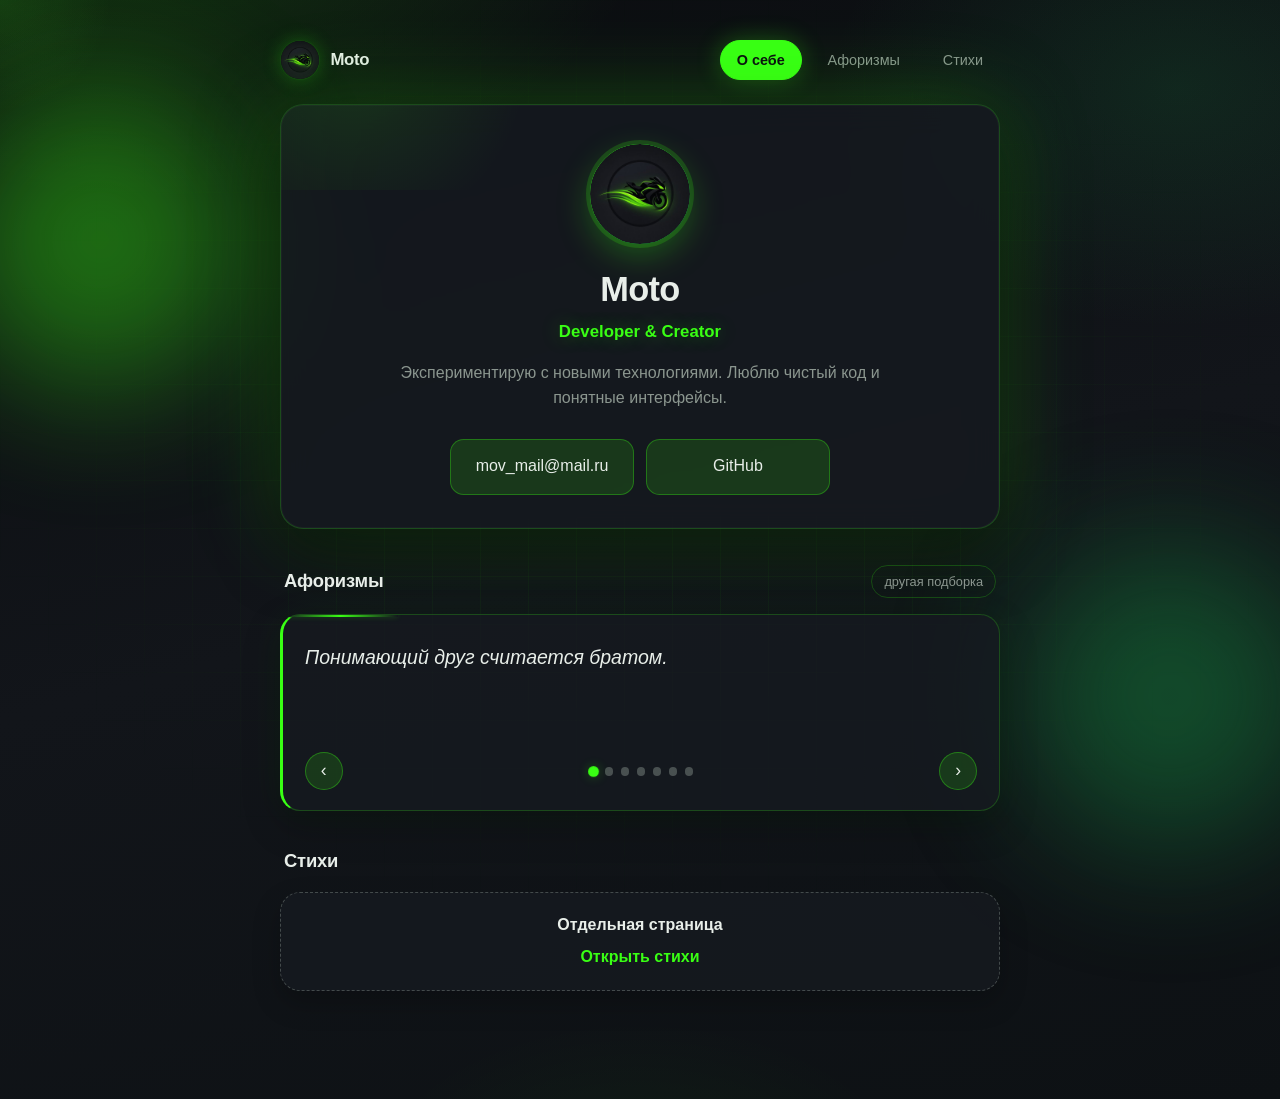
<file: index.html>
<!DOCTYPE html>
<html lang="ru">
<head>
  <meta charset="UTF-8">
  <meta name="viewport" content="width=device-width, initial-scale=1.0">
  <title>Moto · motomov.ru</title>
  <meta name="description" content="Личная площадка Moto: разработчик и создатель. Афоризмы и стихи.">
  <meta name="theme-color" content="#0a0c0f">
  <link rel="icon" href="favicon.png" type="image/png">
  <link rel="apple-touch-icon" href="apple-touch-icon.png">
  <meta property="og:title" content="Moto">
  <meta property="og:description" content="Developer & Creator. Чистый код, короткие мысли, стихи.">
  <meta property="og:type" content="website">
  <meta property="og:url" content="https://www.motomov.ru/">
  <link rel="canonical" href="https://www.motomov.ru/">
  <link rel="stylesheet" href="styles.css">
</head>
<body>
  <div class="bg-grid" aria-hidden="true"></div>
  <div class="bg-orb a" aria-hidden="true"></div>
  <div class="bg-orb b" aria-hidden="true"></div>

  <div class="wrap">
    <header class="site-header">
      <a class="brand" href="index.html" aria-label="Moto — на главную">
        <img class="brand-logo" src="logo.jpg" width="40" height="40" alt="Moto">
        <span class="brand-name">Moto</span>
      </a>
      <nav class="nav" aria-label="Разделы">
        <a class="active" href="index.html" aria-current="page">О себе</a>
        <a href="index.html#aphorisms">Афоризмы</a>
        <a href="poems.html">Стихи</a>
      </nav>
    </header>

    <header class="hero" id="about">
      <div class="avatar"><img src="logo.jpg" width="100" height="100" alt="Логотип Moto"></div>
      <h1>Moto</h1>
      <p class="role">Developer &amp; Creator</p>
      <p class="bio">Экспериментирую с новыми технологиями. Люблю чистый код и понятные интерфейсы.</p>
      <div class="contacts">
        <a href="mailto: mov_mail@mail.ru">mov_mail@mail.ru</a>
        <a href="https://github.com/jagorun" target="_blank" rel="noopener noreferrer">GitHub</a>
      </div>
    </header>

    <section id="aphorisms" aria-labelledby="aphorisms-title">
      <div class="section-head">
        <h2 id="aphorisms-title">Афоризмы</h2>
        <button type="button" class="ghost-btn" data-reshuffle title="Другая случайная подборка">другая подборка</button>
      </div>

      <div class="carousel" data-carousel aria-live="polite">
        <div class="progress" data-carousel-progress aria-hidden="true"></div>
        <div class="spark-layer" data-spark aria-hidden="true"></div>
        <div class="carousel-track" data-carousel-track>
          <div class="carousel-item is-active" data-carousel-item>
            <blockquote><p>Загрузка…</p></blockquote>
          </div>
        </div>
        <div class="carousel-controls">
          <button type="button" class="carousel-btn" data-carousel-prev aria-label="Предыдущий">‹</button>
          <div class="dots" data-carousel-dots></div>
          <button type="button" class="carousel-btn" data-carousel-next aria-label="Следующий">›</button>
        </div>
      </div>
    </section>

    <section id="poems-preview" aria-labelledby="poems-preview-title">
      <div class="section-head">
        <h2 id="poems-preview-title">Стихи</h2>
      </div>
      <div class="teaser">
        <strong>Отдельная страница</strong>
        <a href="poems.html">Открыть стихи</a>
      </div>
    </section>

    <footer class="site">
      
    </footer>
  </div>

  <script src="app.js" defer></script>
</body>
</html>
</file>
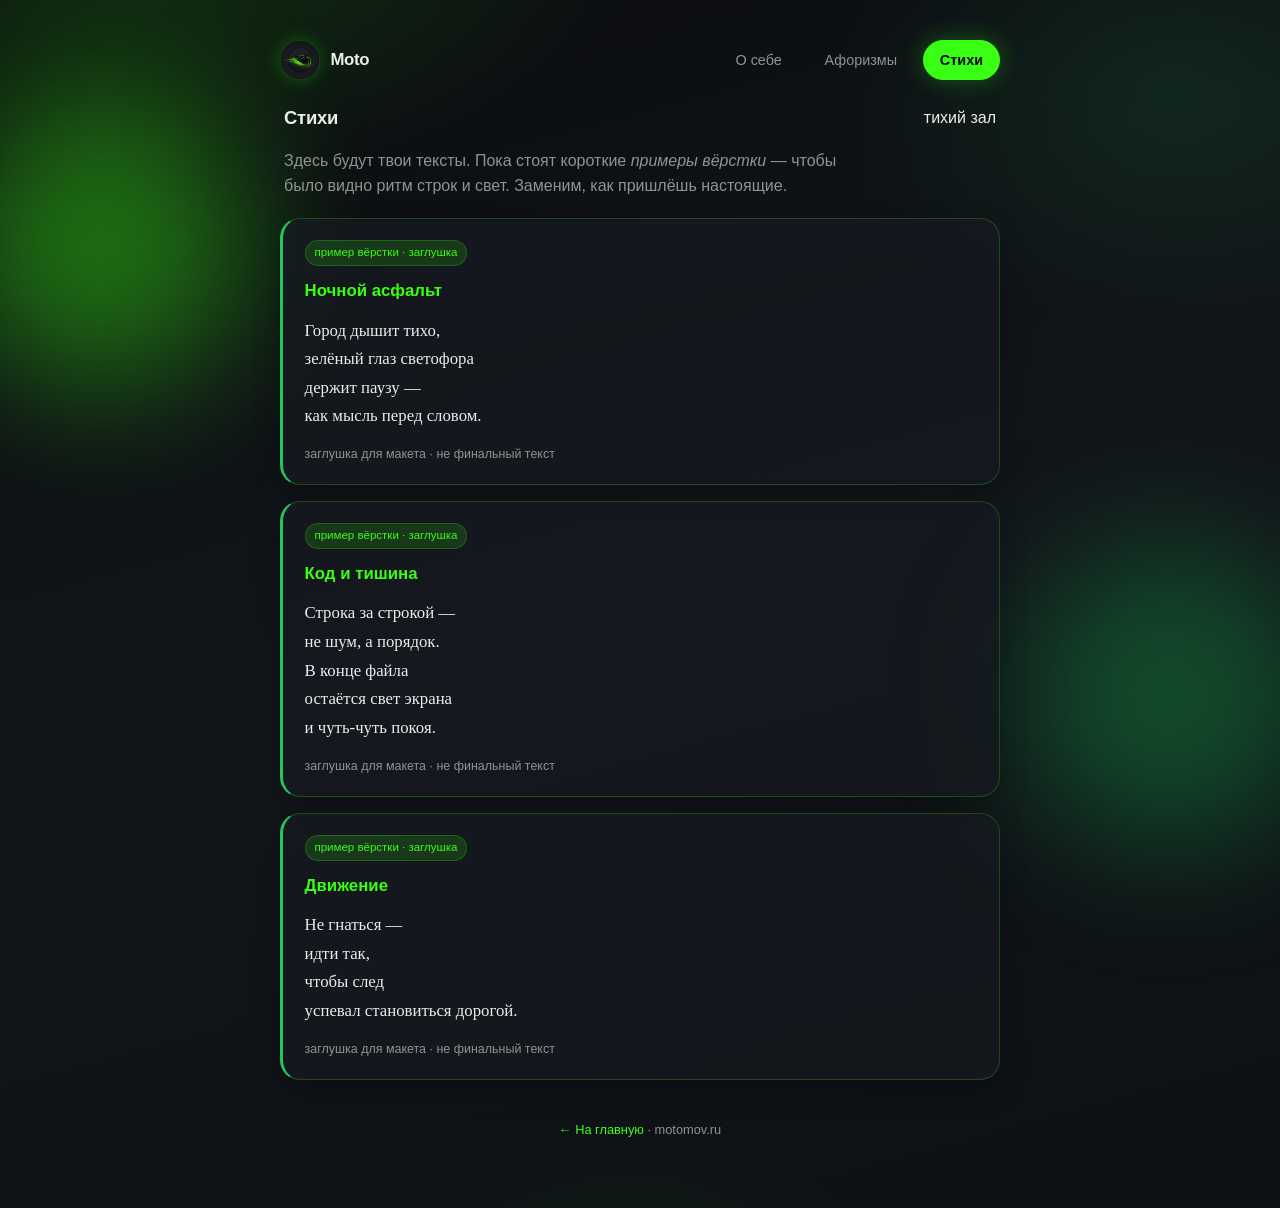
<file: poems.html>
<!DOCTYPE html>
<html lang="ru">
<head>
  <meta charset="UTF-8">
  <meta name="viewport" content="width=device-width, initial-scale=1.0">
  <title>Стихи — Moto · Roy</title>
  <meta name="description" content="Стихи на motomov.ru — тихий раздел личной площадки Roy.">
  <meta name="theme-color" content="#0a0c0f">
  <link rel="icon" href="favicon.png" type="image/png">
  <link rel="apple-touch-icon" href="apple-touch-icon.png">
  <link rel="canonical" href="https://www.motomov.ru/poems.html">
  <link rel="stylesheet" href="styles.css">
</head>
<body>
  <div class="bg-orb a" aria-hidden="true"></div>
  <div class="bg-orb b" aria-hidden="true"></div>

  <div class="wrap">
    <header class="site-header">
      <a class="brand" href="index.html" aria-label="Moto — на главную">
        <img class="brand-logo" src="logo.jpg" width="40" height="40" alt="Moto">
        <span class="brand-name">Moto</span>
      </a>
      <nav class="nav" aria-label="Разделы">
        <a href="index.html">О себе</a>
        <a href="index.html#aphorisms">Афоризмы</a>
        <a class="active" href="poems.html" aria-current="page">Стихи</a>
      </nav>
    </header>

    <div class="page-block">
      <div class="section-head">
        <h2>Стихи</h2>
        <span>тихий зал</span>
      </div>
      <p style="color:var(--muted);margin:0 0 1.25rem;padding:0 0.25rem;max-width:36rem">
        Здесь будут твои тексты. Пока стоят короткие <em>примеры вёрстки</em> — чтобы было видно ритм строк и свет. Заменим, как пришлёшь настоящие.
      </p>

      <div class="poems-grid">
        <article class="poem-card">
          <span class="badge">пример вёрстки · заглушка</span>
          <h3>Ночной асфальт</h3>
          <pre>Город дышит тихо,
зелёный глаз светофора
держит паузу —
как мысль перед словом.</pre>
          <p class="meta">заглушка для макета · не финальный текст</p>
        </article>

        <article class="poem-card">
          <span class="badge">пример вёрстки · заглушка</span>
          <h3>Код и тишина</h3>
          <pre>Строка за строкой —
не шум, а порядок.
В конце файла
остаётся свет экрана
и чуть-чуть покоя.</pre>
          <p class="meta">заглушка для макета · не финальный текст</p>
        </article>

        <article class="poem-card">
          <span class="badge">пример вёрстки · заглушка</span>
          <h3>Движение</h3>
          <pre>Не гнаться —
идти так,
чтобы след
успевал становиться дорогой.</pre>
          <p class="meta">заглушка для макета · не финальный текст</p>
        </article>
      </div>
    </div>

    <footer class="site">
      <p><a href="index.html">← На главную</a> · motomov.ru</p>
    </footer>
  </div>
</body>
</html>
</file>
<file: styles.css>
:root {
  --bg0: #0a0c0f;
  --bg1: #12151a;
  --card: rgba(22, 26, 32, 0.78);
  --accent: #39ff14;
  --accent-dim: #22c55e;
  --accent-soft: rgba(57, 255, 20, 0.14);
  --glow: rgba(57, 255, 20, 0.28);
  --text: #e8eee9;
  --muted: #8b968f;
  --line: rgba(57, 255, 20, 0.22);
  --radius: 1.25rem;
  --font: -apple-system, BlinkMacSystemFont, "Segoe UI", Roboto, "Helvetica Neue", Arial, sans-serif;
}

* { box-sizing: border-box; margin: 0; padding: 0; }
html { scroll-behavior: smooth; }

body {
  font-family: var(--font);
  color: var(--text);
  min-height: 100vh;
  background:
    radial-gradient(900px 520px at 12% -8%, rgba(57, 255, 20, 0.16), transparent 55%),
    radial-gradient(700px 480px at 92% 8%, rgba(34, 197, 94, 0.12), transparent 50%),
    radial-gradient(640px 420px at 50% 110%, rgba(57, 255, 20, 0.06), transparent 45%),
    linear-gradient(165deg, var(--bg0), var(--bg1) 50%, #0d1114);
  padding: 1.25rem;
  line-height: 1.55;
  overflow-x: hidden;
}

.bg-grid {
  position: fixed;
  inset: 0;
  z-index: 0;
  pointer-events: none;
  background-image:
    linear-gradient(rgba(57, 255, 20, 0.04) 1px, transparent 1px),
    linear-gradient(90deg, rgba(57, 255, 20, 0.04) 1px, transparent 1px);
  background-size: 48px 48px;
  mask-image: radial-gradient(ellipse at center, black 30%, transparent 75%);
  -webkit-mask-image: radial-gradient(ellipse at center, black 30%, transparent 75%);
  animation: gridDrift 30s linear infinite;
}
@keyframes gridDrift {
  from { background-position: 0 0, 0 0; }
  to { background-position: 48px 48px, 48px 48px; }
}

.bg-orb {
  position: fixed;
  width: 300px;
  height: 300px;
  border-radius: 50%;
  filter: blur(70px);
  opacity: 0.4;
  pointer-events: none;
  z-index: 0;
  animation: drift 16s ease-in-out infinite alternate;
}
.bg-orb.a { top: 10%; left: -50px; background: #39ff14; }
.bg-orb.b { bottom: 6%; right: -40px; background: #16a34a; animation-delay: -5s; }

@keyframes drift {
  from { transform: translate(0, 0) scale(1); }
  to { transform: translate(28px, -20px) scale(1.1); }
}

.cursor-glow {
  position: fixed;
  top: 0; left: 0;
  width: 240px; height: 240px;
  border-radius: 50%;
  pointer-events: none;
  z-index: 0;
  background: radial-gradient(circle, rgba(57, 255, 20, 0.12), transparent 65%);
  mix-blend-mode: screen;
}

.wrap {
  position: relative;
  z-index: 1;
  max-width: 720px;
  margin: 0 auto;
  padding: 1.25rem 0 3rem;
}

.nav {
  display: flex;
  justify-content: center;
  gap: 0.55rem;
  flex-wrap: wrap;
  margin-bottom: 0;
  opacity: 1;
  animation: none;
}
.nav a {
  color: var(--muted);
  text-decoration: none;
  font-size: 0.9rem;
  padding: 0.5rem 1rem;
  border-radius: 999px;
  border: 1px solid transparent;
  transition: color 0.2s, border-color 0.2s, background 0.2s, box-shadow 0.2s, transform 0.2s;
}
.nav a:hover,
.nav a:focus-visible {
  color: var(--text);
  border-color: var(--line);
  background: var(--accent-soft);
  outline: none;
  box-shadow: 0 0 18px rgba(57, 255, 20, 0.12);
  transform: translateY(-1px);
}
.nav a.active {
  color: #0a0c0f;
  background: var(--accent);
  border-color: var(--accent);
  font-weight: 600;
  box-shadow: 0 0 24px var(--glow);
}

.hero {
  background: var(--card);
  backdrop-filter: blur(16px);
  -webkit-backdrop-filter: blur(16px);
  border-radius: calc(var(--radius) + 0.2rem);
  padding: 2.4rem 2rem 2.1rem;
  text-align: center;
  border: 1px solid var(--line);
  box-shadow:
    0 24px 60px rgba(0, 0, 0, 0.5),
    0 0 0 1px rgba(255, 255, 255, 0.03) inset,
    0 0 90px var(--glow);
  opacity: 0;
  animation: rise 0.75s ease 0.12s forwards;
  position: relative;
  overflow: hidden;
}
.hero::before {
  content: "";
  position: absolute;
  inset: -40% auto auto -20%;
  width: 60%;
  height: 60%;
  background: radial-gradient(circle, rgba(57, 255, 20, 0.12), transparent 70%);
  animation: heroShine 8s ease-in-out infinite alternate;
  pointer-events: none;
}
@keyframes heroShine {
  from { transform: translate(0, 0); opacity: 0.5; }
  to { transform: translate(30%, 20%); opacity: 1; }
}

.avatar {
  width: 100px;
  height: 100px;
  border-radius: 50%;
  margin: 0 auto 1.2rem;
  display: grid;
  place-items: center;
  font-size: 2.6rem;
  font-weight: 700;
  color: #0a0c0f;
  background: linear-gradient(135deg, #39ff14, #16a34a);
  box-shadow: 0 0 0 4px rgba(57, 255, 20, 0.18), 0 12px 34px rgba(57, 255, 20, 0.28);
  animation: pulse 4.5s ease-in-out infinite;
  position: relative;
  z-index: 1;
}

@keyframes pulse {
  0%, 100% { box-shadow: 0 0 0 4px rgba(57, 255, 20, 0.18), 0 12px 34px rgba(57, 255, 20, 0.28); }
  50% { box-shadow: 0 0 0 8px rgba(57, 255, 20, 0.1), 0 16px 40px rgba(34, 197, 94, 0.38); }
}

h1 {
  font-size: clamp(1.75rem, 4vw, 2.15rem);
  letter-spacing: -0.02em;
  margin-bottom: 0.2rem;
  position: relative;
  z-index: 1;
}

.role {
  color: var(--accent);
  font-weight: 600;
  margin-bottom: 1rem;
  font-size: 1.05rem;
  text-shadow: 0 0 18px rgba(57, 255, 20, 0.35);
  position: relative;
  z-index: 1;
}

.bio {
  color: var(--muted);
  max-width: 34rem;
  margin: 0 auto 1.75rem;
  position: relative;
  z-index: 1;
}

.contacts {
  display: flex;
  flex-direction: column;
  gap: 0.75rem;
  max-width: 22rem;
  margin: 0 auto;
  position: relative;
  z-index: 1;
}
.contacts a {
  display: block;
  padding: 0.9rem 1.25rem;
  background: var(--accent-soft);
  border: 1px solid rgba(57, 255, 20, 0.32);
  border-radius: 0.85rem;
  color: var(--text);
  text-decoration: none;
  transition: transform 0.2s ease, background 0.2s, border-color 0.2s, box-shadow 0.2s;
}
.contacts a:hover {
  background: rgba(57, 255, 20, 0.2);
  border-color: rgba(57, 255, 20, 0.55);
  transform: translateY(-2px);
  box-shadow: 0 10px 28px rgba(0, 0, 0, 0.28), 0 0 20px rgba(57, 255, 20, 0.15);
}
.contacts a:focus-visible {
  outline: 2px solid var(--accent);
  outline-offset: 2px;
}

section {
  margin-top: 2.25rem;
  opacity: 0;
  animation: rise 0.75s ease forwards;
}
#aphorisms { animation-delay: 0.28s; }
#poems-preview, .page-block { animation-delay: 0.22s; opacity: 0; animation: rise 0.75s ease 0.15s forwards; }

.section-head {
  display: flex;
  align-items: center;
  justify-content: space-between;
  gap: 1rem;
  margin-bottom: 1rem;
  padding: 0 0.25rem;
}
.section-head h2 {
  font-size: 1.15rem;
  font-weight: 650;
  letter-spacing: -0.01em;
}

.ghost-btn {
  appearance: none;
  border: 1px solid var(--line);
  background: transparent;
  color: var(--muted);
  font: inherit;
  font-size: 0.8rem;
  padding: 0.35rem 0.75rem;
  border-radius: 999px;
  cursor: pointer;
  transition: color 0.2s, border-color 0.2s, background 0.2s, box-shadow 0.2s;
}
.ghost-btn:hover {
  color: var(--accent);
  border-color: rgba(57, 255, 20, 0.45);
  background: var(--accent-soft);
  box-shadow: 0 0 16px rgba(57, 255, 20, 0.12);
}
.ghost-btn:focus-visible {
  outline: 2px solid var(--accent);
  outline-offset: 2px;
}

.carousel {
  position: relative;
  background: var(--card);
  backdrop-filter: blur(12px);
  -webkit-backdrop-filter: blur(12px);
  border: 1px solid var(--line);
  border-radius: var(--radius);
  border-left: 3px solid var(--accent);
  padding: 1.6rem 1.35rem 1.25rem;
  box-shadow: 0 14px 36px rgba(0, 0, 0, 0.28), 0 0 40px rgba(57, 255, 20, 0.06);
  min-height: 11rem;
  overflow: hidden;
  transition: box-shadow 0.35s ease, border-color 0.35s ease;
}
.carousel.flash {
  box-shadow: 0 14px 36px rgba(0, 0, 0, 0.28), 0 0 55px rgba(57, 255, 20, 0.22);
  border-color: rgba(57, 255, 20, 0.45);
}
.carousel.reshuffled {
  animation: reshufflePop 0.65s ease;
}
@keyframes reshufflePop {
  0% { transform: scale(0.98); }
  40% { transform: scale(1.015); }
  100% { transform: scale(1); }
}

.progress {
  position: absolute;
  left: 0; top: 0;
  height: 2px;
  width: 100%;
  transform-origin: left center;
  transform: scaleX(0);
  background: linear-gradient(90deg, transparent, var(--accent), transparent);
  box-shadow: 0 0 12px var(--glow);
  pointer-events: none;
}

.spark-layer {
  position: absolute;
  inset: 0;
  pointer-events: none;
  overflow: hidden;
}
.spark {
  position: absolute;
  width: 5px;
  height: 5px;
  border-radius: 50%;
  background: var(--accent);
  box-shadow: 0 0 10px var(--accent);
  animation: sparkFly 0.85s ease-out forwards;
  opacity: 0.9;
}
@keyframes sparkFly {
  from { transform: translate(0, 0) scale(1); opacity: 0.95; }
  to { transform: translate(var(--dx), var(--dy)) scale(0); opacity: 0; }
}

.carousel-track { position: relative; min-height: 5.8rem; }
.carousel-item {
  display: none;
  opacity: 0;
  transform: translateY(10px);
}
.carousel-item.is-active {
  display: block;
  animation: quoteIn 0.6s cubic-bezier(0.22, 1, 0.36, 1) forwards;
}
.carousel-item.is-leaving {
  display: block;
  position: absolute;
  inset: 0 auto auto 0;
  right: 0;
  animation: quoteOut 0.4s ease forwards;
}
@keyframes quoteIn {
  from { opacity: 0; transform: translateY(16px) scale(0.98); filter: blur(3px); }
  to { opacity: 1; transform: translateY(0) scale(1); filter: blur(0); }
}
@keyframes quoteOut {
  from { opacity: 1; transform: translateY(0); }
  to { opacity: 0; transform: translateY(-12px); }
}
.carousel blockquote p {
  font-size: clamp(1.05rem, 2.6vw, 1.22rem);
  font-style: italic;
  line-height: 1.65;
  text-wrap: pretty;
}

.carousel-controls {
  display: flex;
  align-items: center;
  justify-content: space-between;
  gap: 0.75rem;
  margin-top: 1.15rem;
}
.carousel-btn {
  appearance: none;
  border: 1px solid rgba(57, 255, 20, 0.35);
  background: var(--accent-soft);
  color: var(--text);
  width: 2.4rem;
  height: 2.4rem;
  border-radius: 999px;
  cursor: pointer;
  font-size: 1.1rem;
  line-height: 1;
  transition: background 0.2s, transform 0.2s, box-shadow 0.2s;
}
.carousel-btn:hover {
  background: rgba(57, 255, 20, 0.22);
  transform: translateY(-1px);
  box-shadow: 0 0 16px rgba(57, 255, 20, 0.2);
}
.carousel-btn:focus-visible {
  outline: 2px solid var(--accent);
  outline-offset: 2px;
}
.dots {
  display: flex;
  gap: 0.45rem;
  justify-content: center;
  flex: 1;
}
.dot {
  width: 0.55rem;
  height: 0.55rem;
  border-radius: 50%;
  border: 0;
  padding: 0;
  background: rgba(139, 150, 143, 0.45);
  cursor: pointer;
  transition: background 0.2s, transform 0.2s, box-shadow 0.2s;
}
.dot[aria-current="true"] {
  background: var(--accent);
  transform: scale(1.2);
  box-shadow: 0 0 10px var(--glow);
}

.hint {
  margin-top: 0.75rem;
  padding: 0 0.25rem;
  color: var(--muted);
  font-size: 0.78rem;
}

.teaser, .poem-card {
  padding: 1.25rem 1.35rem;
  border-radius: var(--radius);
  border: 1px solid var(--line);
  background: var(--card);
  backdrop-filter: blur(10px);
  -webkit-backdrop-filter: blur(10px);
  box-shadow: 0 12px 28px rgba(0, 0, 0, 0.22);
}
.teaser {
  border-style: dashed;
  border-color: rgba(139, 150, 143, 0.4);
  text-align: center;
  color: var(--muted);
  display: flex;
  flex-direction: column;
  gap: 0.45rem;
  align-items: center;
}
.teaser strong {
  color: var(--text);
  font-weight: 600;
}
.teaser a {
  color: var(--accent);
  text-decoration: none;
  font-weight: 600;
}
.teaser a:hover { text-decoration: underline; }

.poems-grid {
  display: grid;
  gap: 1rem;
}
.poem-card {
  transition: transform 0.2s, border-color 0.2s, box-shadow 0.2s;
  border-left: 3px solid var(--accent-dim);
}
.poem-card:hover {
  transform: translateY(-2px);
  border-color: rgba(57, 255, 20, 0.4);
  box-shadow: 0 16px 34px rgba(0, 0, 0, 0.3), 0 0 28px rgba(57, 255, 20, 0.08);
}
.poem-card h3 {
  font-size: 1.05rem;
  margin-bottom: 0.75rem;
  color: var(--accent);
  font-weight: 650;
}
.poem-card pre {
  font-family: Georgia, "Times New Roman", serif;
  white-space: pre-wrap;
  font-size: 1.05rem;
  line-height: 1.7;
  color: var(--text);
  background: none;
  border: 0;
}
.poem-card .meta {
  margin-top: 0.9rem;
  color: var(--muted);
  font-size: 0.78rem;
}
.badge {
  display: inline-block;
  font-size: 0.72rem;
  padding: 0.2rem 0.55rem;
  border-radius: 999px;
  background: var(--accent-soft);
  border: 1px solid var(--line);
  color: var(--accent);
  margin-bottom: 0.75rem;
}

footer.site {
  margin-top: 2.5rem;
  text-align: center;
  color: var(--muted);
  font-size: 0.8rem;
  opacity: 0;
  animation: rise 0.7s ease 0.45s forwards;
}
footer.site a { color: var(--accent); text-decoration: none; }
footer.site a:hover { text-decoration: underline; }

@keyframes rise {
  from { opacity: 0; transform: translateY(14px); }
  to { opacity: 1; transform: translateY(0); }
}

@media (prefers-reduced-motion: reduce) {
  *, *::before, *::after {
    animation: none !important;
    transition: none !important;
  }
  .nav, .hero, section, footer.site, #poems-preview, .page-block { opacity: 1; }
  .carousel-item.is-active { opacity: 1; transform: none; filter: none; }
  .bg-grid, .cursor-glow { display: none; }
}

@media (min-width: 640px) {
  .contacts { flex-direction: row; max-width: none; justify-content: center; }
  .contacts a { min-width: 11.5rem; }
}


.site-header {
  display: flex;
  align-items: center;
  justify-content: space-between;
  gap: 1rem;
  flex-wrap: wrap;
  margin-bottom: 1.5rem;
  opacity: 0;
  animation: rise 0.7s ease 0.02s forwards;
}
.brand {
  display: inline-flex;
  align-items: center;
  gap: 0.65rem;
  text-decoration: none;
  color: var(--text);
}
.brand-logo {
  width: 40px;
  height: 40px;
  border-radius: 50%;
  object-fit: cover;
  border: 1px solid var(--line);
  box-shadow: 0 0 18px rgba(57, 255, 20, 0.25);
  background: #0a0c0f;
}
.brand-name {
  font-weight: 700;
  letter-spacing: -0.02em;
  font-size: 1.05rem;
}
.brand:hover .brand-logo {
  box-shadow: 0 0 26px rgba(57, 255, 20, 0.4);
}
.nav {
  margin-bottom: 0;
}
.avatar img {
  width: 100%;
  height: 100%;
  border-radius: 50%;
  object-fit: cover;
  display: block;
}
.avatar {
  overflow: hidden;
  padding: 0;
  font-size: 0;
}
</file>
